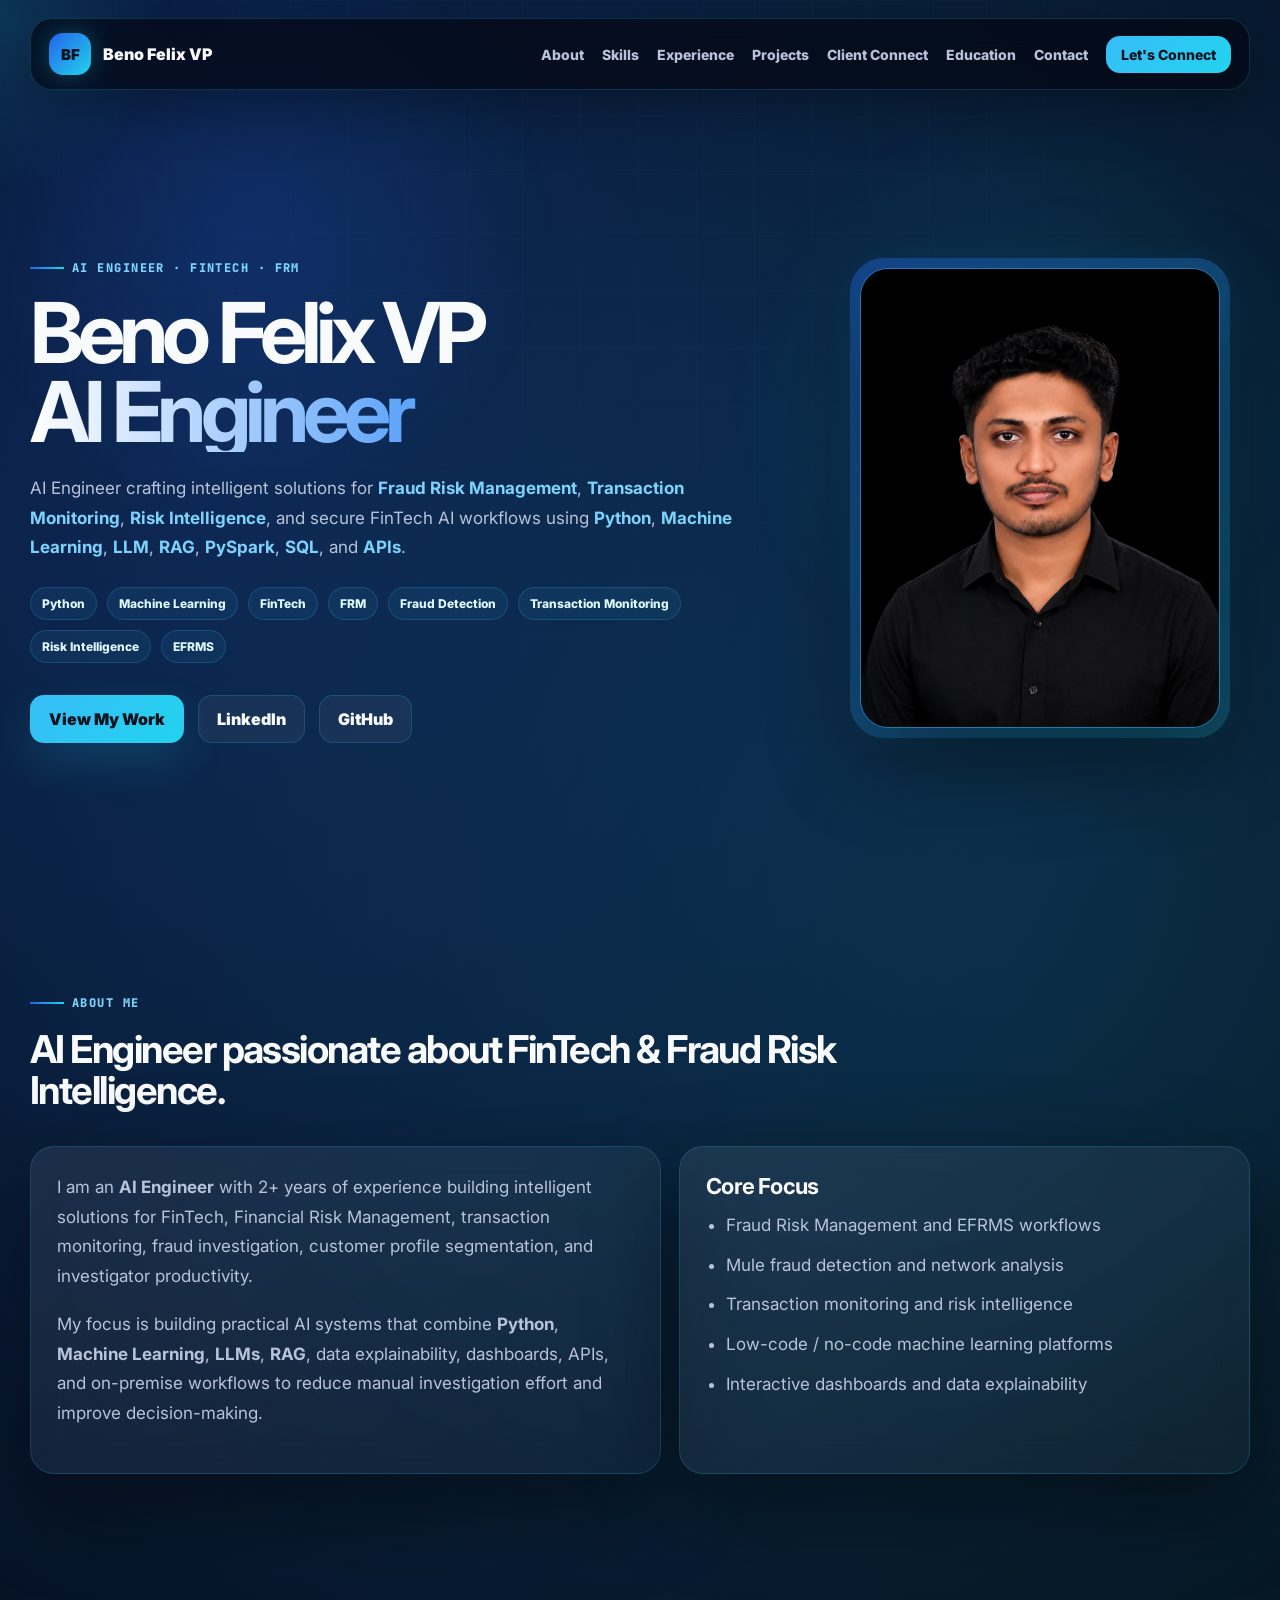
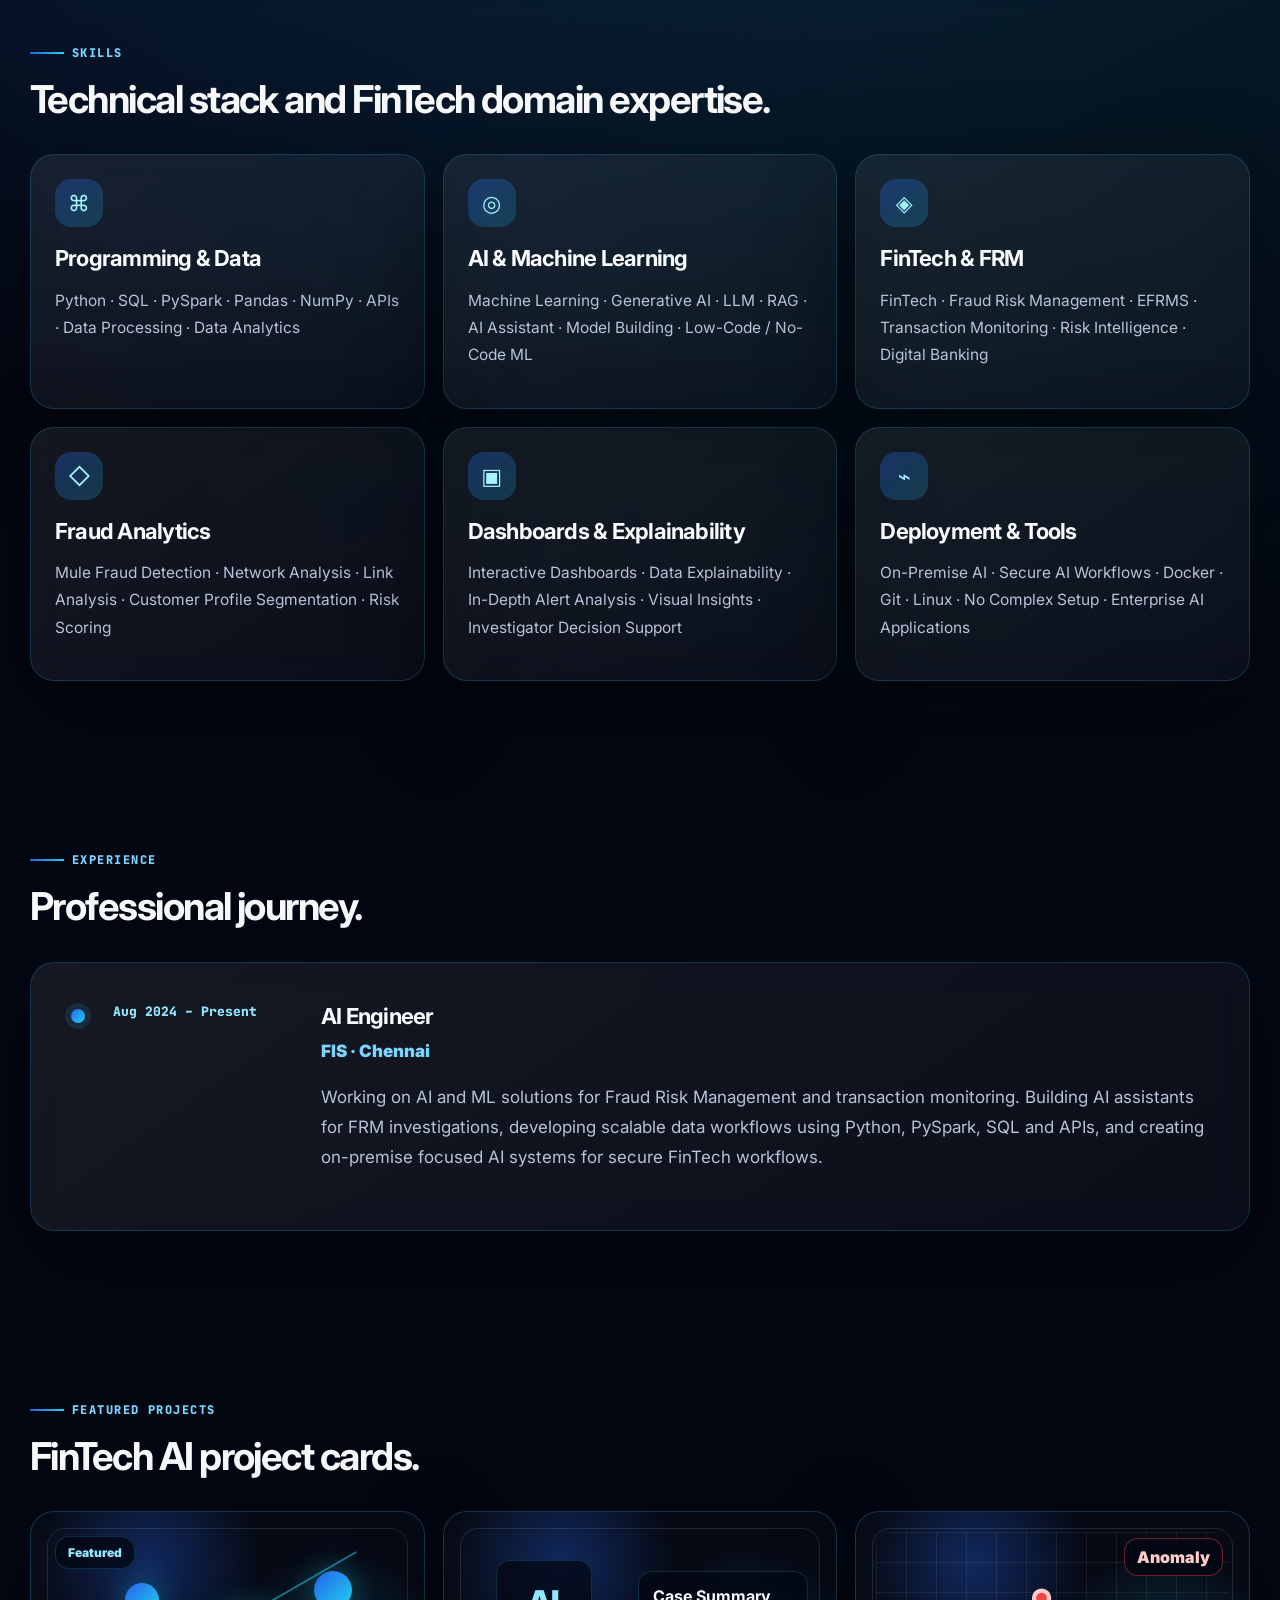
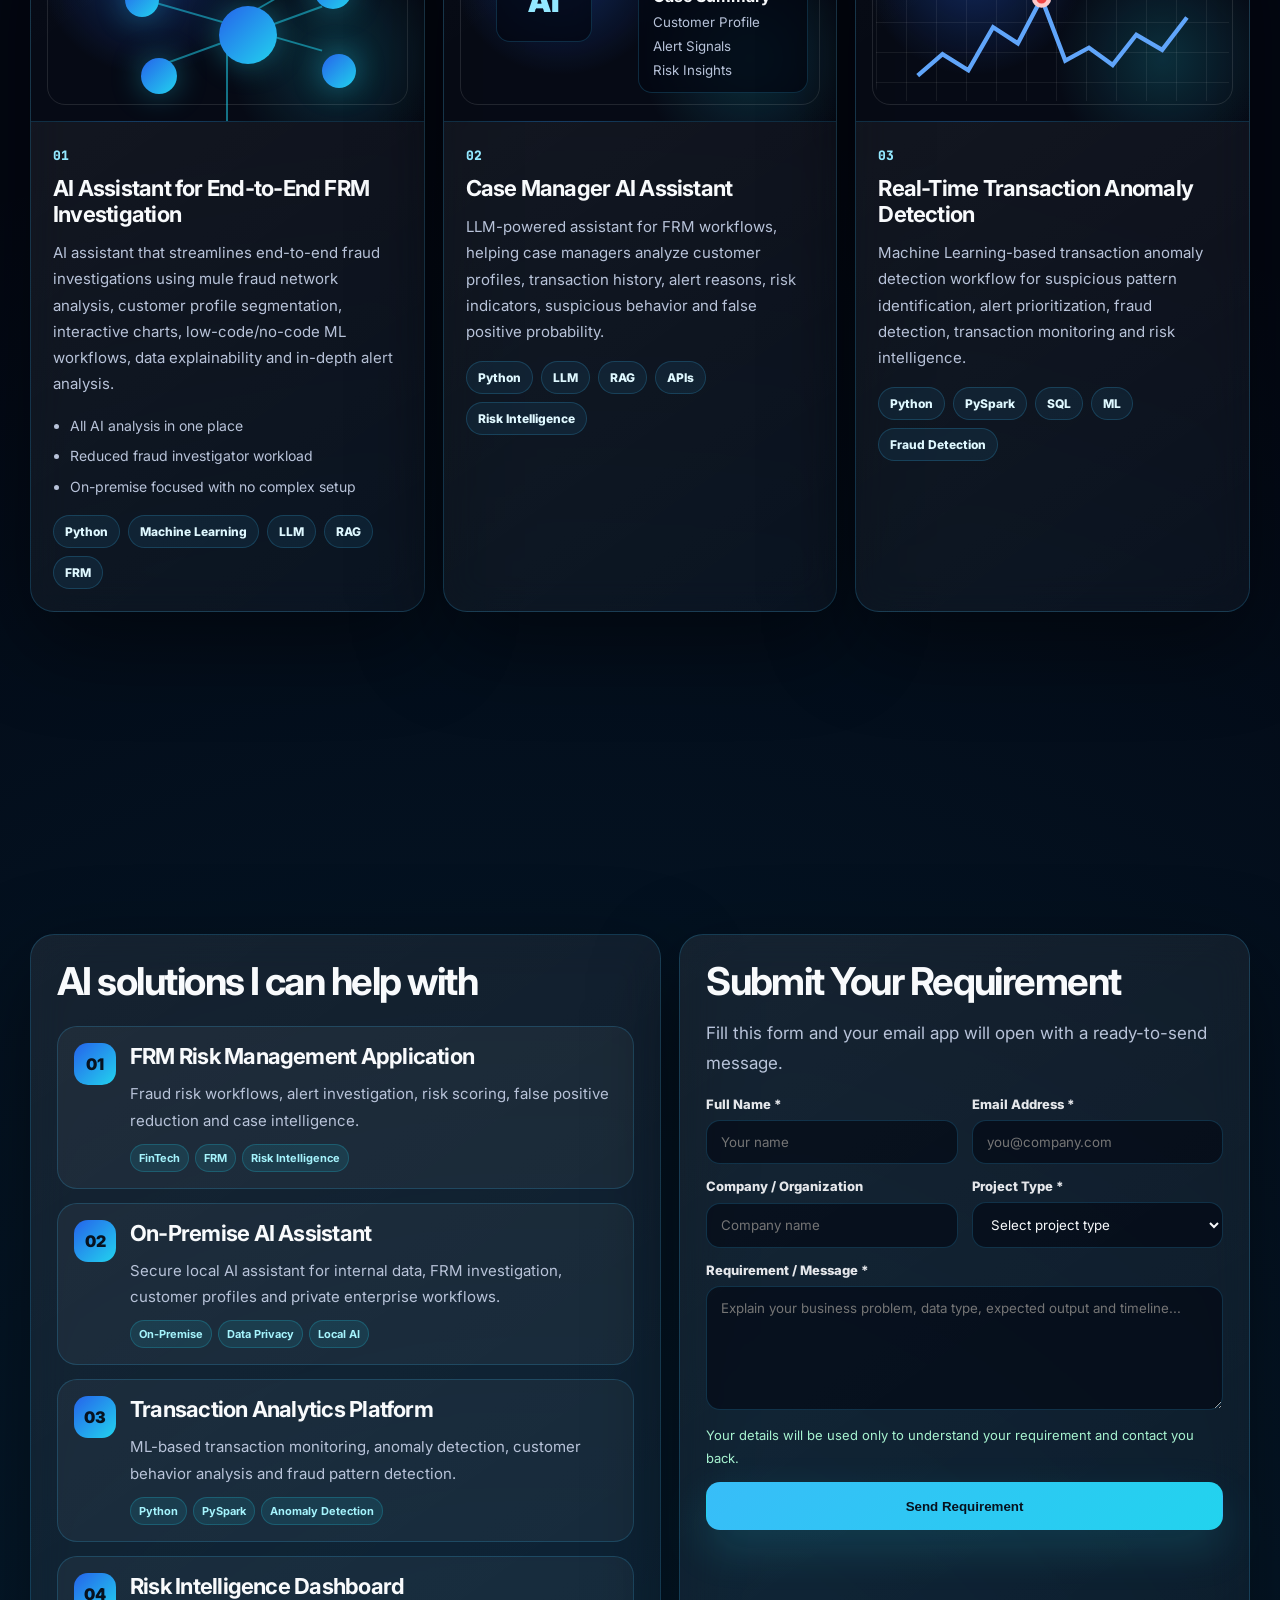
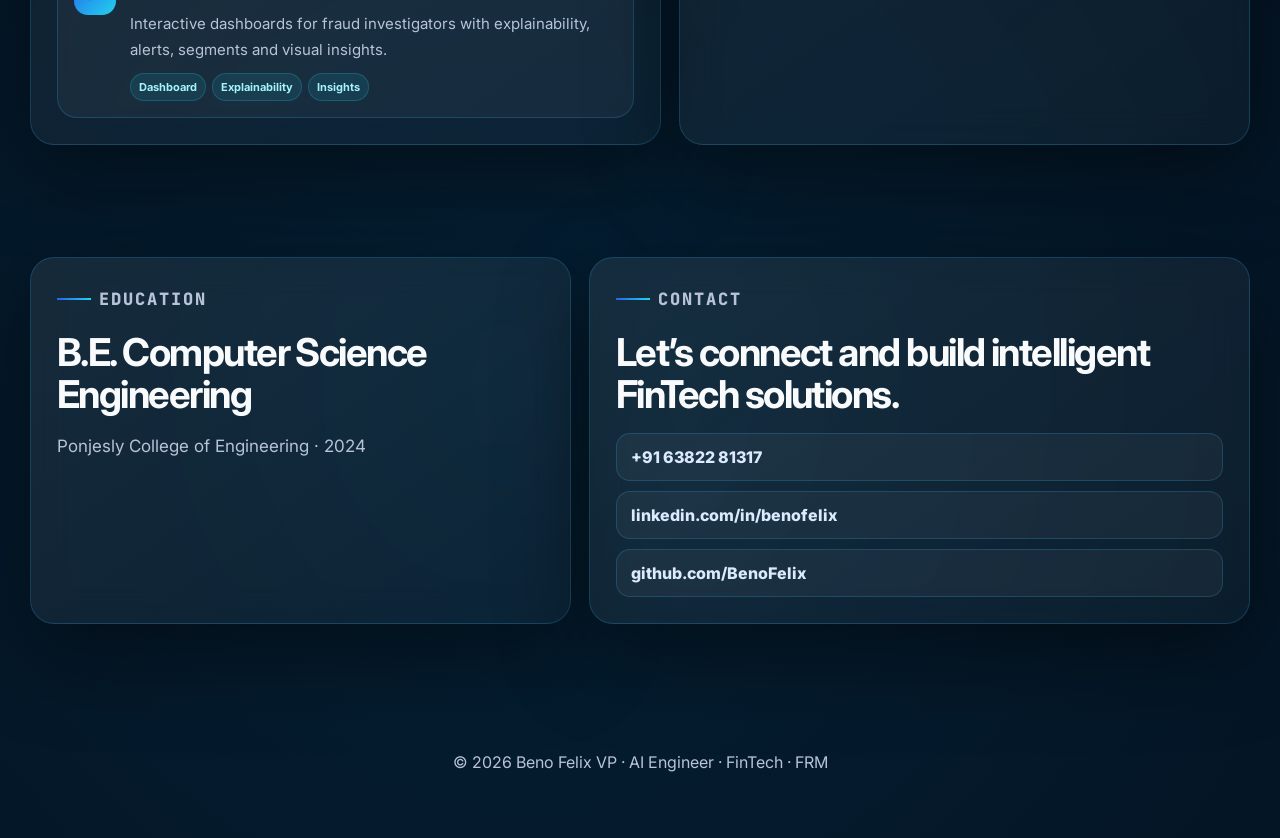
<file: index.html>
<!DOCTYPE html>
<html lang="en">
<head>
  <meta charset="UTF-8" />
  <meta name="viewport" content="width=device-width, initial-scale=1.0" />

  <meta name="description" content="Beno Felix VP - AI Engineer specializing in Python, Machine Learning, FinTech, Fraud Risk Management, Fraud Detection, Transaction Monitoring, Risk Intelligence, EFRMS, SQL, PySpark, APIs, LLM and RAG." />
  <meta name="keywords" content="Beno Felix VP, AI Engineer, Python, Machine Learning, FinTech, Fraud Risk Management, Fraud Detection, Transaction Monitoring, Risk Intelligence, EFRMS, SQL, PySpark, APIs, LLM, RAG, AI Assistant, Anomaly Detection" />
  <meta name="author" content="Beno Felix VP" />

  <title>Beno Felix VP | AI Engineer</title>

  <link rel="canonical" href="https://benofelix.github.io/BenoFelix_Portfolio/" />

  <link rel="icon" href="assets/favicon.ico" sizes="any">
  <link rel="icon" type="image/png" sizes="32x32" href="assets/favicon-32.png">
  <link rel="icon" type="image/png" sizes="192x192" href="assets/favicon-192.png">
  <link rel="apple-touch-icon" sizes="180x180" href="assets/apple-touch-icon.png">

  <meta property="og:type" content="website" />
  <meta property="og:title" content="Beno Felix VP | AI Engineer" />
  <meta property="og:description" content="AI Engineer specializing in Python, Machine Learning, FinTech, Fraud Risk Management, Fraud Detection, Transaction Monitoring, Risk Intelligence, LLM and RAG." />
  <meta property="og:url" content="https://benofelix.github.io/BenoFelix_Portfolio/" />
  <meta property="og:image" content="https://benofelix.github.io/BenoFelix_Portfolio/assets/profile.png" />

  <meta name="twitter:card" content="summary" />
  <meta name="twitter:title" content="Beno Felix VP | AI Engineer" />
  <meta name="twitter:description" content="AI Engineer specializing in Python, Machine Learning, FinTech, Fraud Risk Management, Fraud Detection, Transaction Monitoring, Risk Intelligence, LLM and RAG." />
  <meta name="twitter:image" content="https://benofelix.github.io/BenoFelix_Portfolio/assets/profile.png" />

  <script type="application/ld+json">
  {
    "@context": "https://schema.org",
    "@type": "Person",
    "name": "Beno Felix VP",
    "url": "https://benofelix.github.io/BenoFelix_Portfolio/",
    "image": "https://benofelix.github.io/BenoFelix_Portfolio/assets/profile.png",
    "jobTitle": "AI Engineer",
    "worksFor": {
      "@type": "Organization",
      "name": "FIS"
    },
    "alumniOf": {
      "@type": "CollegeOrUniversity",
      "name": "Ponjesly College of Engineering"
    },
    "sameAs": [
      "https://www.linkedin.com/in/benofelix/",
      "https://github.com/BenoFelix"
    ],
    "knowsAbout": ["Python", "Machine Learning", "FinTech", "Fraud Risk Management", "Transaction Monitoring", "LLM", "RAG", "PySpark"]
  }
  </script>

  <link rel="preconnect" href="https://fonts.googleapis.com">
  <link rel="preconnect" href="https://fonts.gstatic.com" crossorigin>
  <link href="https://fonts.googleapis.com/css2?family=Inter:wght@400;500;600;700;800;900&family=JetBrains+Mono:wght@500;700&display=swap" rel="stylesheet">

  <link rel="stylesheet" href="style.css" />
</head>

<body>
  <div class="page-glow"></div>
  <div class="cursor-glow"></div>

  <header class="site-header">
    <a class="brand" href="#home">
      <span class="brand-mark">BF</span>
      <span>Beno Felix VP</span>
    </a>

    <button class="menu-btn" aria-label="Toggle menu">
      <span></span>
      <span></span>
    </button>

    <nav class="nav-links">
      <a href="#about">About</a>
      <a href="#skills">Skills</a>
      <a href="#experience">Experience</a>
      <a href="#projects">Projects</a>
      <a href="#client-connect">Client Connect</a>
      <a href="#education">Education</a>
      <a href="#contact">Contact</a>
      <a class="nav-resume" href="#client-connect">Let's Connect</a>
    </nav>
  </header>

  <main>
    <section id="home" class="hero section">
      <div class="hero-left reveal">
        <p class="section-tag">AI Engineer · FinTech · FRM</p>

        <h1>
          Beno Felix VP
          <span class="gradient-text">AI Engineer</span>
        </h1>

        <p class="hero-subtitle">
          AI Engineer crafting intelligent solutions for
          <b>Fraud Risk Management</b>, <b>Transaction Monitoring</b>,
          <b>Risk Intelligence</b>, and secure FinTech AI workflows using
          <b>Python</b>, <b>Machine Learning</b>, <b>LLM</b>, <b>RAG</b>,
          <b>PySpark</b>, <b>SQL</b>, and <b>APIs</b>.
        </p>

        <div class="keyword-pills">
          <span>Python</span>
          <span>Machine Learning</span>
          <span>FinTech</span>
          <span>FRM</span>
          <span>Fraud Detection</span>
          <span>Transaction Monitoring</span>
          <span>Risk Intelligence</span>
          <span>EFRMS</span>
        </div>

        <div class="hero-actions">
          <a class="btn btn-primary" href="#projects">View My Work</a>
          <a class="btn btn-secondary" href="https://www.linkedin.com/in/benofelix/" target="_blank">LinkedIn</a>
          <a class="btn btn-secondary" href="https://github.com/BenoFelix" target="_blank">GitHub</a>
        </div>
      </div>

      <div class="hero-right reveal delay-1">
        <div class="profile-frame">
          <div class="frame-ring"></div>
          <img src="assets/profile.png" alt="Beno Felix VP professional profile photo">
        </div>
      </div>
    </section>

    <section id="about" class="section about">
      <div class="section-heading reveal">
        <p class="section-tag">About Me</p>
        <h2>AI Engineer passionate about FinTech & Fraud Risk Intelligence.</h2>
      </div>

      <div class="about-grid">
        <div class="about-card reveal">
          <p>
            I am an <b>AI Engineer</b> with 2+ years of experience building intelligent solutions
            for FinTech, Financial Risk Management, transaction monitoring, fraud investigation,
            customer profile segmentation, and investigator productivity.
          </p>
          <p>
            My focus is building practical AI systems that combine <b>Python</b>, <b>Machine Learning</b>,
            <b>LLMs</b>, <b>RAG</b>, data explainability, dashboards, APIs, and on-premise workflows
            to reduce manual investigation effort and improve decision-making.
          </p>
        </div>

        <div class="focus-card reveal delay-1">
          <h3>Core Focus</h3>
          <ul>
            <li>Fraud Risk Management and EFRMS workflows</li>
            <li>Mule fraud detection and network analysis</li>
            <li>Transaction monitoring and risk intelligence</li>
            <li>Low-code / no-code machine learning platforms</li>
            <li>Interactive dashboards and data explainability</li>
          </ul>
        </div>
      </div>
    </section>

    <section id="skills" class="section skills">
      <div class="section-heading reveal">
        <p class="section-tag">Skills</p>
        <h2>Technical stack and FinTech domain expertise.</h2>
      </div>

      <div class="skills-grid">
        <article class="skill-card reveal">
          <div class="skill-icon">⌘</div>
          <h3>Programming & Data</h3>
          <p>Python · SQL · PySpark · Pandas · NumPy · APIs · Data Processing · Data Analytics</p>
        </article>

        <article class="skill-card reveal delay-1">
          <div class="skill-icon">◎</div>
          <h3>AI & Machine Learning</h3>
          <p>Machine Learning · Generative AI · LLM · RAG · AI Assistant · Model Building · Low-Code / No-Code ML</p>
        </article>

        <article class="skill-card reveal delay-2">
          <div class="skill-icon">◈</div>
          <h3>FinTech & FRM</h3>
          <p>FinTech · Fraud Risk Management · EFRMS · Transaction Monitoring · Risk Intelligence · Digital Banking</p>
        </article>

        <article class="skill-card reveal">
          <div class="skill-icon">◇</div>
          <h3>Fraud Analytics</h3>
          <p>Mule Fraud Detection · Network Analysis · Link Analysis · Customer Profile Segmentation · Risk Scoring</p>
        </article>

        <article class="skill-card reveal delay-1">
          <div class="skill-icon">▣</div>
          <h3>Dashboards & Explainability</h3>
          <p>Interactive Dashboards · Data Explainability · In-Depth Alert Analysis · Visual Insights · Investigator Decision Support</p>
        </article>

        <article class="skill-card reveal delay-2">
          <div class="skill-icon">⌁</div>
          <h3>Deployment & Tools</h3>
          <p>On-Premise AI · Secure AI Workflows · Docker · Git · Linux · No Complex Setup · Enterprise AI Applications</p>
        </article>
      </div>
    </section>

    <section id="experience" class="section experience">
      <div class="section-heading reveal">
        <p class="section-tag">Experience</p>
        <h2>Professional journey.</h2>
      </div>

      <div class="timeline">
        <div class="timeline-item reveal">
          <div class="timeline-dot"></div>
          <div class="timeline-date">Aug 2024 – Present</div>
          <div class="timeline-content">
            <h3>AI Engineer</h3>
            <p class="company">FIS · Chennai</p>
            <p>
              Working on AI and ML solutions for Fraud Risk Management and transaction monitoring.
              Building AI assistants for FRM investigations, developing scalable data workflows using Python,
              PySpark, SQL and APIs, and creating on-premise focused AI systems for secure FinTech workflows.
            </p>
          </div>
        </div>
      </div>
    </section>

    <section id="projects" class="section projects">
      <div class="section-heading reveal">
        <p class="section-tag">Featured Projects</p>
        <h2>FinTech AI project cards.</h2>
      </div>

      <div class="project-grid">
        <article class="project-card reveal">
          <div class="project-image network-image">
            <span class="project-label">Featured</span>
            <div class="network-node main"></div>
            <div class="network-node n1"></div>
            <div class="network-node n2"></div>
            <div class="network-node n3"></div>
            <div class="network-node n4"></div>
            <div class="network-line l1"></div>
            <div class="network-line l2"></div>
            <div class="network-line l3"></div>
            <div class="network-line l4"></div>
          </div>

          <div class="project-content">
            <span class="project-number">01</span>
            <h3>AI Assistant for End-to-End FRM Investigation</h3>
            <p>
              AI assistant that streamlines end-to-end fraud investigations using mule fraud
              network analysis, customer profile segmentation, interactive charts,
              low-code/no-code ML workflows, data explainability and in-depth alert analysis.
            </p>

            <ul class="project-points">
              <li>All AI analysis in one place</li>
              <li>Reduced fraud investigator workload</li>
              <li>On-premise focused with no complex setup</li>
            </ul>

            <div class="chips">
              <span>Python</span><span>Machine Learning</span><span>LLM</span><span>RAG</span><span>FRM</span>
            </div>
          </div>
        </article>

        <article class="project-card reveal delay-1">
          <div class="project-image assistant-image">
            <div class="bot-face">AI</div>
            <div class="case-card">
              <b>Case Summary</b>
              <small>Customer Profile</small>
              <small>Alert Signals</small>
              <small>Risk Insights</small>
            </div>
          </div>

          <div class="project-content">
            <span class="project-number">02</span>
            <h3>Case Manager AI Assistant</h3>
            <p>
              LLM-powered assistant for FRM workflows, helping case managers analyze
              customer profiles, transaction history, alert reasons, risk indicators,
              suspicious behavior and false positive probability.
            </p>

            <div class="chips">
              <span>Python</span><span>LLM</span><span>RAG</span><span>APIs</span><span>Risk Intelligence</span>
            </div>
          </div>
        </article>

        <article class="project-card reveal delay-2">
          <div class="project-image anomaly-image">
            <div class="chart-grid"></div>
            <svg viewBox="0 0 260 130" class="line-chart" aria-hidden="true">
              <polyline points="5,100 28,80 52,95 75,55 98,70 120,28 142,86 164,74 186,90 208,62 232,76 255,46" />
              <circle cx="120" cy="28" r="7" />
            </svg>
            <div class="alert-badge">Anomaly</div>
          </div>

          <div class="project-content">
            <span class="project-number">03</span>
            <h3>Real-Time Transaction Anomaly Detection</h3>
            <p>
              Machine Learning-based transaction anomaly detection workflow for suspicious
              pattern identification, alert prioritization, fraud detection, transaction monitoring
              and risk intelligence.
            </p>

            <div class="chips">
              <span>Python</span><span>PySpark</span><span>SQL</span><span>ML</span><span>Fraud Detection</span>
            </div>
          </div>
        </article>
      </div>
    </section>

    <section id="client-connect" class="section client-connect">
      <div class="section-heading reveal">
        <p class="section-tag">Client Connect</p>
        <h2>Share your AI requirement and let’s explore the right solution.</h2>
      </div>

      <div class="client-grid">
        <div class="client-info reveal">
          <h3>AI solutions I can help with</h3>

          <div class="service-list">
            <div class="service-item">
              <span>01</span>
              <div>
                <h4>FRM Risk Management Application</h4>
                <p>Fraud risk workflows, alert investigation, risk scoring, false positive reduction and case intelligence.</p>
                <div class="safe-tags"><b>FinTech</b><b>FRM</b><b>Risk Intelligence</b></div>
              </div>
            </div>

            <div class="service-item">
              <span>02</span>
              <div>
                <h4>On-Premise AI Assistant</h4>
                <p>Secure local AI assistant for internal data, FRM investigation, customer profiles and private enterprise workflows.</p>
                <div class="safe-tags"><b>On-Premise</b><b>Data Privacy</b><b>Local AI</b></div>
              </div>
            </div>

            <div class="service-item">
              <span>03</span>
              <div>
                <h4>Transaction Analytics Platform</h4>
                <p>ML-based transaction monitoring, anomaly detection, customer behavior analysis and fraud pattern detection.</p>
                <div class="safe-tags"><b>Python</b><b>PySpark</b><b>Anomaly Detection</b></div>
              </div>
            </div>

            <div class="service-item">
              <span>04</span>
              <div>
                <h4>Risk Intelligence Dashboard</h4>
                <p>Interactive dashboards for fraud investigators with explainability, alerts, segments and visual insights.</p>
                <div class="safe-tags"><b>Dashboard</b><b>Explainability</b><b>Insights</b></div>
              </div>
            </div>
          </div>
        </div>

        <form class="requirement-form reveal delay-1" id="requirementForm">
          <h3>Submit Your Requirement</h3>
          <p>Fill this form and your email app will open with a ready-to-send message.</p>

          <div class="form-row">
            <label>
              Full Name *
              <input type="text" name="name" placeholder="Your name" required>
            </label>

            <label>
              Email Address *
              <input type="email" name="email" placeholder="you@company.com" required>
            </label>
          </div>

          <div class="form-row">
            <label>
              Company / Organization
              <input type="text" name="company" placeholder="Company name">
            </label>

            <label>
              Project Type *
              <select name="projectType" required>
                <option value="">Select project type</option>
                <option>FRM Risk Management Application</option>
                <option>On-Premise AI Assistant</option>
                <option>Transaction Analytics Platform</option>
                <option>Risk Intelligence Dashboard</option>
                <option>Other AI Requirement</option>
              </select>
            </label>
          </div>

          <label>
            Requirement / Message *
            <textarea name="message" rows="6" placeholder="Explain your business problem, data type, expected output and timeline..." required></textarea>
          </label>

          <p class="privacy-note">Your details will be used only to understand your requirement and contact you back.</p>

          <button class="btn btn-primary form-submit" type="submit">Send Requirement</button>
        </form>
      </div>
    </section>

    <section id="education" class="section education-contact">
      <article class="education-panel reveal">
        <p class="section-tag">Education</p>
        <h2>B.E. Computer Science Engineering</h2>
        <p>Ponjesly College of Engineering · 2024</p>
      </article>

      <article id="contact" class="contact-panel reveal delay-1">
        <p class="section-tag">Contact</p>
        <h2>Let’s connect and build intelligent FinTech solutions.</h2>

        <div class="contact-links">
          <a href="tel:+916382281317">+91 63822 81317</a>
          <a href="https://www.linkedin.com/in/benofelix/" target="_blank">linkedin.com/in/benofelix</a>
          <a href="https://github.com/BenoFelix" target="_blank">github.com/BenoFelix</a>
        </div>
      </article>
    </section>
  </main>

  <footer>
    <p>© <span id="year"></span> Beno Felix VP · AI Engineer · FinTech · FRM</p>
  </footer>

  <script src="script.js"></script>
</body>
</html>
</file>
<file: style.css>
* {
  box-sizing: border-box;
}

:root {
  --bg: #030712;
  --card: rgba(15, 23, 42, 0.54);
  --card-strong: rgba(15, 23, 42, 0.76);
  --text: #f8fafc;
  --muted: #b8c3d9;
  --line: rgba(56, 189, 248, 0.20);
  --line-strong: rgba(56, 189, 248, 0.42);
  --blue: #2563eb;
  --cyan: #22d3ee;
  --sky: #38bdf8;
  --danger: #ef4444;
  --green: #22c55e;
  --shadow: 0 30px 90px rgba(0, 0, 0, 0.46);
}

html {
  scroll-behavior: smooth;
}

body {
  margin: 0;
  font-family: Inter, system-ui, -apple-system, BlinkMacSystemFont, "Segoe UI", sans-serif;
  color: var(--text);
  background:
    radial-gradient(circle at 15% 8%, rgba(37, 99, 235, 0.26), transparent 30%),
    radial-gradient(circle at 78% 16%, rgba(34, 211, 238, 0.17), transparent 30%),
    radial-gradient(circle at 42% 92%, rgba(14, 165, 233, 0.16), transparent 36%),
    var(--bg);
  overflow-x: hidden;
}

body::before {
  content: "";
  position: fixed;
  inset: 0;
  background-image:
    linear-gradient(rgba(56, 189, 248, 0.04) 1px, transparent 1px),
    linear-gradient(90deg, rgba(56, 189, 248, 0.04) 1px, transparent 1px);
  background-size: 58px 58px;
  mask-image: radial-gradient(circle at top, black, transparent 76%);
  pointer-events: none;
  z-index: -2;
}

.page-glow {
  position: fixed;
  inset: 0;
  background:
    radial-gradient(circle at 20% 25%, rgba(37, 99, 235, 0.18), transparent 24%),
    radial-gradient(circle at 80% 45%, rgba(34, 211, 238, 0.12), transparent 26%);
  pointer-events: none;
  z-index: -1;
}

.cursor-glow {
  position: fixed;
  width: 360px;
  height: 360px;
  border-radius: 50%;
  background: radial-gradient(circle, rgba(34, 211, 238, 0.15), transparent 68%);
  transform: translate(-50%, -50%);
  pointer-events: none;
  z-index: -1;
}

a {
  color: inherit;
  text-decoration: none;
}

.site-header {
  width: min(1220px, calc(100% - 40px));
  margin: 18px auto 0;
  padding: 14px 18px;
  position: sticky;
  top: 14px;
  z-index: 20;
  display: flex;
  align-items: center;
  justify-content: space-between;
  border: 1px solid var(--line);
  background: rgba(3, 7, 18, 0.70);
  backdrop-filter: blur(22px);
  border-radius: 22px;
  box-shadow: 0 18px 50px rgba(0, 0, 0, 0.28);
}

.brand {
  display: inline-flex;
  align-items: center;
  gap: 12px;
  font-weight: 900;
}

.brand-mark {
  width: 42px;
  height: 42px;
  display: grid;
  place-items: center;
  border-radius: 14px;
  color: #07121f;
  background: linear-gradient(135deg, var(--blue), var(--cyan));
  font-size: 15px;
  box-shadow: 0 0 26px rgba(34, 211, 238, 0.28);
}

.nav-links {
  display: flex;
  align-items: center;
  gap: 18px;
  color: var(--muted);
  font-weight: 800;
  font-size: 14px;
}

.nav-links a:hover {
  color: #ffffff;
}

.nav-resume {
  color: #07121f !important;
  background: linear-gradient(135deg, var(--sky), var(--cyan));
  padding: 10px 15px;
  border-radius: 14px;
}

.menu-btn {
  display: none;
  width: 42px;
  height: 36px;
  background: transparent;
  border: 0;
  cursor: pointer;
}

.menu-btn span {
  display: block;
  height: 2px;
  background: var(--text);
  margin: 8px 0;
}

.section {
  width: min(1220px, calc(100% - 40px));
  margin: 0 auto;
  padding: 82px 0;
}

.hero {
  min-height: calc(100vh - 84px);
  display: grid;
  grid-template-columns: 1fr 420px;
  gap: 54px;
  align-items: center;
}

.section-tag {
  display: inline-flex;
  align-items: center;
  gap: 8px;
  margin: 0 0 18px;
  color: #7dd3fc;
  font-family: "JetBrains Mono", monospace;
  font-size: 12px;
  font-weight: 900;
  text-transform: uppercase;
  letter-spacing: 0.12em;
}

.section-tag::before {
  content: "";
  width: 34px;
  height: 2px;
  background: linear-gradient(90deg, var(--blue), var(--cyan));
}

h1 {
  margin: 0 0 22px;
  font-size: clamp(48px, 7vw, 84px);
  line-height: 0.94;
  letter-spacing: -0.07em;
}

.gradient-text {
  display: block;
  color: transparent;
  background: linear-gradient(90deg, #ffffff, #60a5fa, #22d3ee);
  -webkit-background-clip: text;
}

.hero-subtitle,
.about-card p,
.focus-card li,
.timeline-content p,
.project-content p,
.project-points li,
.education-panel p,
.contact-panel p,
.requirement-form p,
.client-info p {
  color: var(--muted);
  font-size: 17px;
  line-height: 1.75;
}

.hero-subtitle {
  max-width: 780px;
  margin-bottom: 24px;
}

.hero-subtitle b {
  color: #7dd3fc;
}

.keyword-pills {
  display: flex;
  flex-wrap: wrap;
  gap: 10px;
  margin-bottom: 32px;
}

.keyword-pills span,
.chips span {
  display: inline-flex;
  align-items: center;
  border: 1px solid var(--line);
  background: rgba(56, 189, 248, 0.08);
  color: #dff8ff;
  padding: 8px 11px;
  border-radius: 999px;
  font-size: 12px;
  font-weight: 800;
}

.hero-actions {
  display: flex;
  flex-wrap: wrap;
  gap: 14px;
}

.btn {
  display: inline-flex;
  align-items: center;
  justify-content: center;
  min-height: 48px;
  padding: 12px 18px;
  border-radius: 14px;
  font-weight: 900;
  border: 1px solid transparent;
  transition: transform 0.2s ease, border-color 0.2s ease, background 0.2s ease;
  cursor: pointer;
}

.btn:hover {
  transform: translateY(-2px);
}

.btn-primary {
  color: #07121f;
  background: linear-gradient(135deg, var(--sky), var(--cyan));
  box-shadow: 0 18px 45px rgba(34, 211, 238, 0.16);
}

.btn-secondary {
  border-color: var(--line);
  background: rgba(255, 255, 255, 0.05);
}

.profile-frame {
  position: relative;
  min-height: 500px;
  display: grid;
  place-items: center;
}

.profile-frame img {
  width: min(360px, 82vw);
  height: min(460px, 90vw);
  object-fit: cover;
  border-radius: 28px;
  border: 1px solid var(--line-strong);
  box-shadow: var(--shadow), 0 0 40px rgba(34, 211, 238, 0.15);
  position: relative;
  z-index: 2;
}

.frame-ring {
  position: absolute;
  width: 380px;
  height: 480px;
  border-radius: 34px;
  background:
    linear-gradient(135deg, rgba(37, 99, 235, 0.42), rgba(34, 211, 238, 0.22));
  filter: blur(0.2px);
}

.section-heading {
  max-width: 880px;
  margin-bottom: 34px;
}

.section-heading h2,
.about-panel h2,
.skills-panel h2,
.experience-panel h2,
.education-panel h2,
.contact-panel h2,
.client-info h3,
.requirement-form h3 {
  margin: 0 0 16px;
  font-size: clamp(24px, 3vw, 42px);
  line-height: 1.08;
  letter-spacing: -0.04em;
}

.about-grid,
.client-grid {
  display: grid;
  grid-template-columns: 1.05fr 0.95fr;
  gap: 18px;
}

.about-card,
.focus-card,
.skill-card,
.timeline,
.project-card,
.education-panel,
.contact-panel,
.client-info,
.requirement-form {
  border: 1px solid var(--line);
  background:
    linear-gradient(145deg, rgba(255, 255, 255, 0.075), rgba(255, 255, 255, 0.03));
  backdrop-filter: blur(18px);
  border-radius: 24px;
  box-shadow: var(--shadow);
}

.about-card,
.focus-card,
.education-panel,
.contact-panel,
.client-info,
.requirement-form {
  padding: 26px;
}

.about-card p {
  margin: 0 0 18px;
}

.focus-card h3,
.skill-card h3,
.timeline-content h3,
.project-content h3,
.service-item h4 {
  margin: 0 0 12px;
  font-size: 22px;
  letter-spacing: -0.035em;
}

.focus-card ul,
.timeline-content ul {
  padding-left: 20px;
  margin: 0;
}

.focus-card li {
  margin: 10px 0;
}

.skills-grid {
  display: grid;
  grid-template-columns: repeat(3, minmax(0, 1fr));
  gap: 18px;
}

.skill-card {
  padding: 24px;
  transition: transform 0.25s ease, background 0.25s ease, border-color 0.25s ease;
}

.skill-card:hover,
.project-card:hover {
  transform: translateY(-6px);
  border-color: rgba(34, 211, 238, 0.48);
  background:
    linear-gradient(145deg, rgba(255, 255, 255, 0.105), rgba(255, 255, 255, 0.04));
}

.skill-icon {
  width: 48px;
  height: 48px;
  display: grid;
  place-items: center;
  border-radius: 16px;
  background: linear-gradient(135deg, rgba(37, 99, 235, 0.34), rgba(34, 211, 238, 0.18));
  color: #a5f3fc;
  font-size: 22px;
  margin-bottom: 18px;
}

.skill-card p {
  color: var(--muted);
  font-size: 15.5px;
  line-height: 1.75;
}

.timeline {
  padding: 12px;
}

.timeline-item {
  display: grid;
  grid-template-columns: 24px 190px 1fr;
  gap: 18px;
  padding: 28px;
}

.timeline-dot {
  width: 14px;
  height: 14px;
  margin-top: 6px;
  border-radius: 50%;
  background: linear-gradient(135deg, var(--blue), var(--cyan));
  box-shadow: 0 0 0 6px rgba(56, 189, 248, 0.12);
}

.timeline-date {
  color: #93e8ff;
  font-family: "JetBrains Mono", monospace;
  font-size: 13px;
  font-weight: 800;
}

.company {
  color: #7dd3fc !important;
  margin-top: -4px !important;
  font-weight: 900;
}

.project-grid {
  display: grid;
  grid-template-columns: repeat(3, 1fr);
  gap: 18px;
}

.project-card {
  overflow: hidden;
  transition: transform 0.25s ease, border-color 0.25s ease, background 0.25s ease;
}

.project-image {
  min-height: 210px;
  position: relative;
  overflow: hidden;
  border-bottom: 1px solid var(--line);
  background:
    radial-gradient(circle at 30% 25%, rgba(37, 99, 235, 0.34), transparent 35%),
    radial-gradient(circle at 78% 70%, rgba(34, 211, 238, 0.18), transparent 32%),
    rgba(3, 7, 18, 0.74);
}

.project-image::before {
  content: "";
  position: absolute;
  inset: 16px;
  border: 1px solid rgba(255, 255, 255, 0.11);
  border-radius: 18px;
}

.project-label,
.alert-badge,
.case-card,
.bot-face {
  position: absolute;
  z-index: 2;
  border: 1px solid var(--line);
  background: rgba(3, 7, 18, 0.78);
  backdrop-filter: blur(12px);
  border-radius: 14px;
}

.project-label {
  left: 24px;
  top: 24px;
  padding: 8px 12px;
  color: #93e8ff;
  font-size: 12px;
  font-weight: 900;
}

.network-node {
  position: absolute;
  border-radius: 50%;
  background: linear-gradient(135deg, var(--blue), var(--cyan));
  box-shadow: 0 0 30px rgba(34, 211, 238, 0.38);
  z-index: 2;
}

.network-node.main {
  width: 58px;
  height: 58px;
  left: 48%;
  top: 45%;
}

.n1 { width: 34px; height: 34px; left: 24%; top: 34%; }
.n2 { width: 38px; height: 38px; left: 72%; top: 28%; }
.n3 { width: 36px; height: 36px; left: 28%; top: 70%; }
.n4 { width: 34px; height: 34px; left: 74%; top: 68%; }

.network-line {
  position: absolute;
  z-index: 1;
  height: 2px;
  background: rgba(34, 211, 238, 0.52);
  transform-origin: left center;
}

.l1 { left: 30%; top: 42%; width: 180px; transform: rotate(16deg); }
.l2 { left: 52%; top: 52%; width: 140px; transform: rotate(-30deg); }
.l3 { left: 31%; top: 74%; width: 180px; transform: rotate(-20deg); }
.l4 { left: 50%; top: 50%; width: 120px; transform: rotate(90deg); }

.bot-face {
  left: 52px;
  top: 48px;
  width: 96px;
  height: 82px;
  display: grid;
  place-items: center;
  color: #93e8ff;
  font-size: 30px;
  font-weight: 900;
}

.case-card {
  right: 28px;
  bottom: 28px;
  width: 170px;
  padding: 14px;
}

.case-card b,
.case-card small {
  display: block;
}

.case-card small {
  color: var(--muted);
  margin-top: 8px;
}

.chart-grid {
  position: absolute;
  inset: 20px;
  border-radius: 16px;
  background:
    linear-gradient(rgba(255, 255, 255, 0.07) 1px, transparent 1px),
    linear-gradient(90deg, rgba(255, 255, 255, 0.07) 1px, transparent 1px);
  background-size: 30px 30px;
}

.line-chart {
  position: absolute;
  left: 28px;
  top: 56px;
  width: calc(100% - 56px);
  height: 140px;
  z-index: 2;
}

.line-chart polyline {
  fill: none;
  stroke: #60a5fa;
  stroke-width: 4;
}

.line-chart circle {
  fill: var(--danger);
  stroke: #fecaca;
  stroke-width: 4;
}

.alert-badge {
  right: 26px;
  top: 26px;
  padding: 8px 12px;
  color: #fecaca;
  border-color: rgba(239, 68, 68, 0.45);
  font-weight: 900;
}

.project-content {
  padding: 22px;
}

.project-number {
  display: inline-flex;
  margin-bottom: 12px;
  color: #93e8ff;
  font-family: "JetBrains Mono", monospace;
  font-size: 13px;
  font-weight: 900;
}

.project-content h3 {
  margin: 0 0 12px;
  font-size: 22px;
  line-height: 1.18;
  letter-spacing: -0.035em;
}

.project-content p {
  font-size: 15px;
  margin: 0 0 16px;
}

.project-points {
  padding-left: 17px;
  margin: 0 0 16px;
}

.project-points li {
  font-size: 14px;
  margin: 6px 0;
}

.chips {
  display: flex;
  flex-wrap: wrap;
  gap: 8px;
}

.service-list {
  display: grid;
  gap: 14px;
  margin-top: 24px;
}

.service-item {
  display: grid;
  grid-template-columns: 42px 1fr;
  gap: 14px;
  padding: 16px;
  border: 1px solid var(--line);
  border-radius: 20px;
  background: rgba(255, 255, 255, 0.045);
}

.service-item > span {
  width: 42px;
  height: 42px;
  display: grid;
  place-items: center;
  border-radius: 14px;
  background: linear-gradient(135deg, var(--blue), var(--cyan));
  color: #07121f;
  font-weight: 900;
}

.service-item p {
  margin: 0 0 10px;
  font-size: 15px;
}

.safe-tags {
  display: flex;
  flex-wrap: wrap;
  gap: 6px;
}

.safe-tags b {
  padding: 6px 8px;
  border-radius: 999px;
  background: rgba(34, 211, 238, 0.1);
  border: 1px solid rgba(34, 211, 238, 0.22);
  color: #a5f3fc;
  font-size: 11px;
}

.form-row {
  display: grid;
  grid-template-columns: 1fr 1fr;
  gap: 14px;
}

label {
  display: grid;
  gap: 8px;
  color: #e5e7eb;
  font-weight: 800;
  font-size: 13px;
  margin-bottom: 14px;
}

input,
select,
textarea {
  width: 100%;
  border: 1px solid var(--line);
  border-radius: 14px;
  padding: 13px 14px;
  color: var(--text);
  background: rgba(3, 7, 18, 0.62);
  outline: none;
  font-family: inherit;
}

input:focus,
select:focus,
textarea:focus {
  border-color: rgba(34, 211, 238, 0.6);
  box-shadow: 0 0 0 4px rgba(34, 211, 238, 0.08);
}

textarea {
  resize: vertical;
}

.privacy-note {
  font-size: 13px !important;
  color: #a7f3d0 !important;
}

.form-submit {
  width: 100%;
}

.education-contact {
  padding-top: 30px;
  display: grid;
  grid-template-columns: 0.9fr 1.1fr;
  gap: 18px;
}

.contact-links {
  display: grid;
  gap: 10px;
  margin-top: 18px;
}

.contact-links a {
  display: block;
  border: 1px solid var(--line);
  background: rgba(255, 255, 255, 0.045);
  border-radius: 14px;
  padding: 13px 14px;
  color: #dbeafe;
  font-weight: 800;
}

footer {
  padding: 30px 20px 50px;
  text-align: center;
  color: var(--muted);
}

.reveal {
  opacity: 0;
  transform: translateY(24px);
  transition: opacity 0.7s ease, transform 0.7s ease;
}

.reveal.visible {
  opacity: 1;
  transform: translateY(0);
}

.delay-1 { transition-delay: 0.12s; }
.delay-2 { transition-delay: 0.24s; }

@media (max-width: 1100px) {
  .hero,
  .about-grid,
  .skills-grid,
  .project-grid,
  .education-contact,
  .client-grid {
    grid-template-columns: 1fr;
  }

  .profile-frame {
    min-height: 430px;
  }

  .timeline-item {
    grid-template-columns: 24px 1fr;
  }

  .timeline-date,
  .timeline-content {
    grid-column: 2;
  }
}

@media (max-width: 760px) {
  .site-header {
    border-radius: 20px;
    align-items: flex-start;
  }

  .menu-btn {
    display: block;
  }

  .nav-links {
    display: none;
    position: absolute;
    left: 18px;
    right: 18px;
    top: 68px;
    padding: 18px;
    border: 1px solid var(--line);
    border-radius: 22px;
    background: rgba(3, 7, 18, 0.96);
    flex-direction: column;
  }

  .nav-links.open {
    display: flex;
  }

  .section {
    width: min(100% - 28px, 1220px);
    padding: 64px 0;
  }

  .hero {
    min-height: auto;
    padding-top: 70px;
    gap: 26px;
  }

  h1 {
    font-size: clamp(42px, 14vw, 64px);
  }

  .profile-frame img {
    width: min(310px, 82vw);
    height: 390px;
  }

  .frame-ring {
    width: 320px;
    height: 420px;
  }

  .form-row {
    grid-template-columns: 1fr;
  }

  .project-image {
    min-height: 220px;
  }
}
</file>
